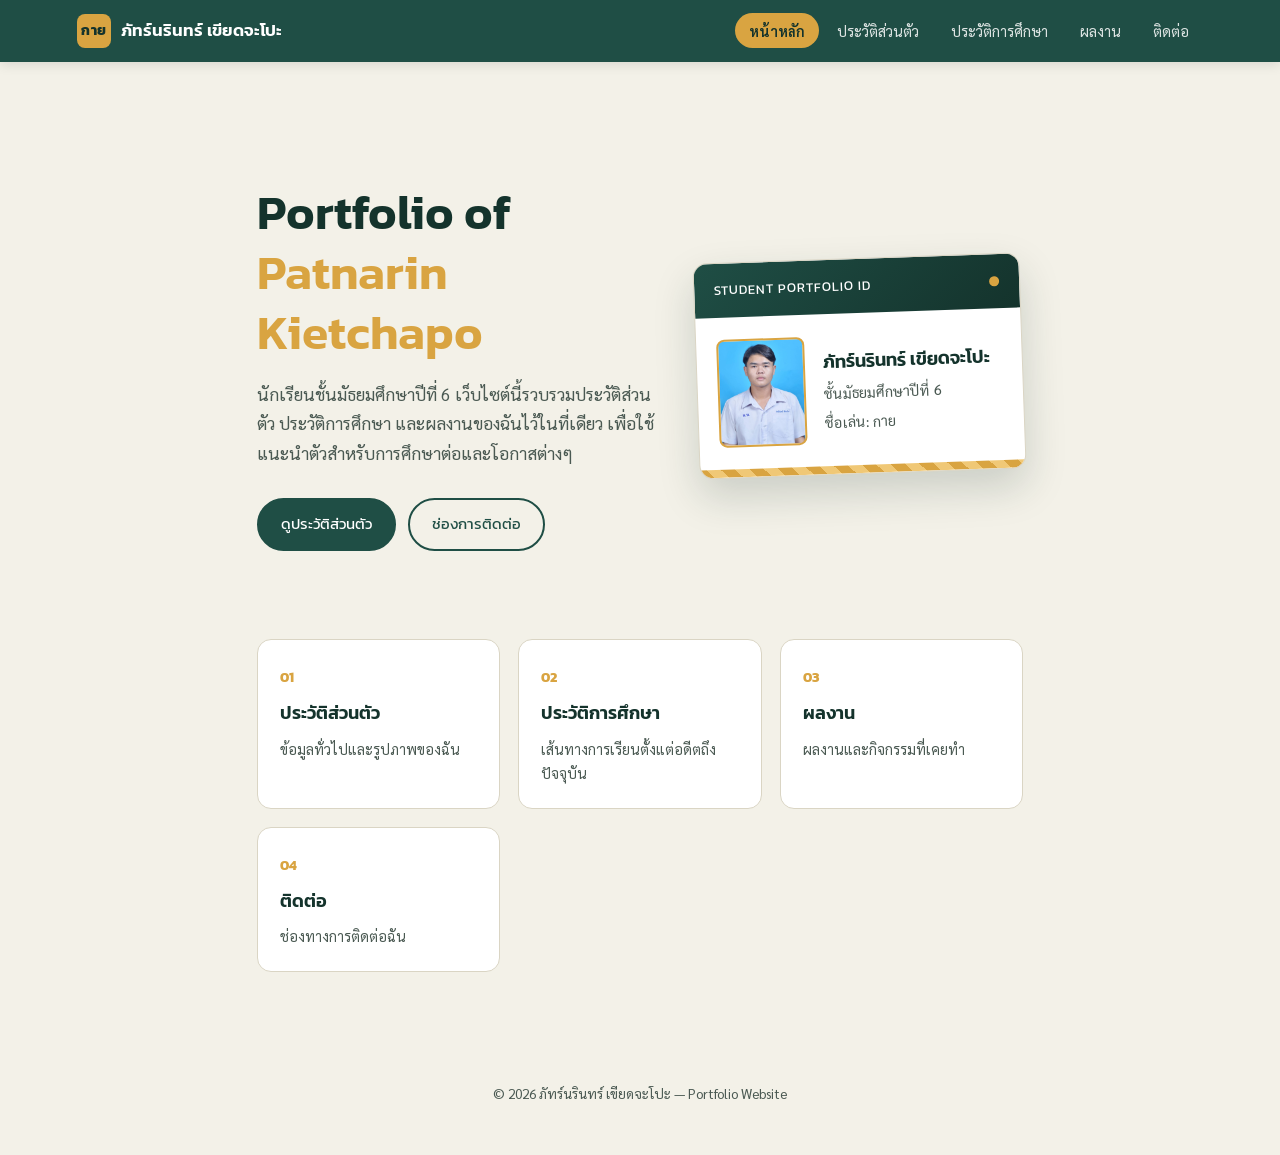
<file: index.html>
<!DOCTYPE html>
<html lang="th">
<head>
<meta charset="UTF-8">
<meta name="viewport" content="width=device-width, initial-scale=1.0">
<title>Portfolio ของ ภัทร์นรินทร์ เขียดจะโปะ</title>
<link rel="stylesheet" href="style.css">
</head>
<body>

<nav class="topnav">
  <div class="brand">
    <span class="brand-badge">กาย</span>
    ภัทร์นรินทร์ เขียดจะโปะ
  </div>
  <button class="nav-toggle" aria-label="เปิดเมนู">&#9776;</button>
  <ul class="navlinks">
    <li><a href="index.html" aria-current="page">หน้าหลัก</a></li>
    <li><a href="personal.html">ประวัติส่วนตัว</a></li>
    <li><a href="education.html">ประวัติการศึกษา</a></li>
    <li><a href="activities.html">ผลงาน</a></li>
    <li><a href="contact.html">ติดต่อ</a></li>
  </ul>
</nav>

<main>
  <section class="hero">
    <div>
      <h1>Portfolio of <br><span class="accent">Patnarin Kietchapo</span></h1>
      <p class="lede">นักเรียนชั้นมัธยมศึกษาปีที่ 6 เว็บไซต์นี้รวบรวมประวัติส่วนตัว ประวัติการศึกษา และผลงานของฉันไว้ในที่เดียว เพื่อใช้แนะนำตัวสำหรับการศึกษาต่อและโอกาสต่างๆ</p>
      <div class="hero-cta">
        <a href="personal.html" class="btn btn-solid">ดูประวัติส่วนตัว</a>
        <a href="contact.html" class="btn btn-ghost">ช่องการติดต่อ</a>
      </div>
    </div>

    <div class="id-card">
      <div class="id-card-top">
        <span class="school">STUDENT PORTFOLIO ID</span>
        <span class="gold-dot"></span>
      </div>
      <div class="id-card-body">
        <!-- รูปนี้ใช้ไฟล์ "กาย.png" ที่จะอัปโหลดไว้ในโฟลเดอร์เดียวกับ index.html -->
        <div class="id-photo" style="background-image:url('กาย.png');"></div>
        <div class="id-info">
          <div class="name">ภัทร์นรินทร์ เขียดจะโปะ</div>
          <div class="role">ชั้นมัธยมศึกษาปีที่ 6</div>
          <div class="role">ชื่อเล่น: กาย</div>
        </div>
      </div>
      <div class="id-card-strip"></div>
    </div>
  </section>

  <section>
    <div class="grid-links">
      <a class="link-card" href="personal.html">
        <span class="num">01</span>
        <h3>ประวัติส่วนตัว</h3>
        <p>ข้อมูลทั่วไปและรูปภาพของฉัน</p>
      </a>
      <a class="link-card" href="education.html">
        <span class="num">02</span>
        <h3>ประวัติการศึกษา</h3>
        <p>เส้นทางการเรียนตั้งแต่อดีตถึงปัจจุบัน</p>
      </a>
      <a class="link-card" href="activities.html">
        <span class="num">03</span>
        <h3>ผลงาน</h3>
        <p>ผลงานและกิจกรรมที่เคยทำ</p>
      </a>
      <a class="link-card" href="contact.html">
        <span class="num">04</span>
        <h3>ติดต่อ</h3>
        <p>ช่องทางการติดต่อฉัน</p>
      </a>
    </div>
  </section>
</main>

<footer>&copy; 2026 ภัทร์นรินทร์ เขียดจะโปะ — Portfolio Website</footer>

<script src="script.js"></script>
</body>
</html>
</file>
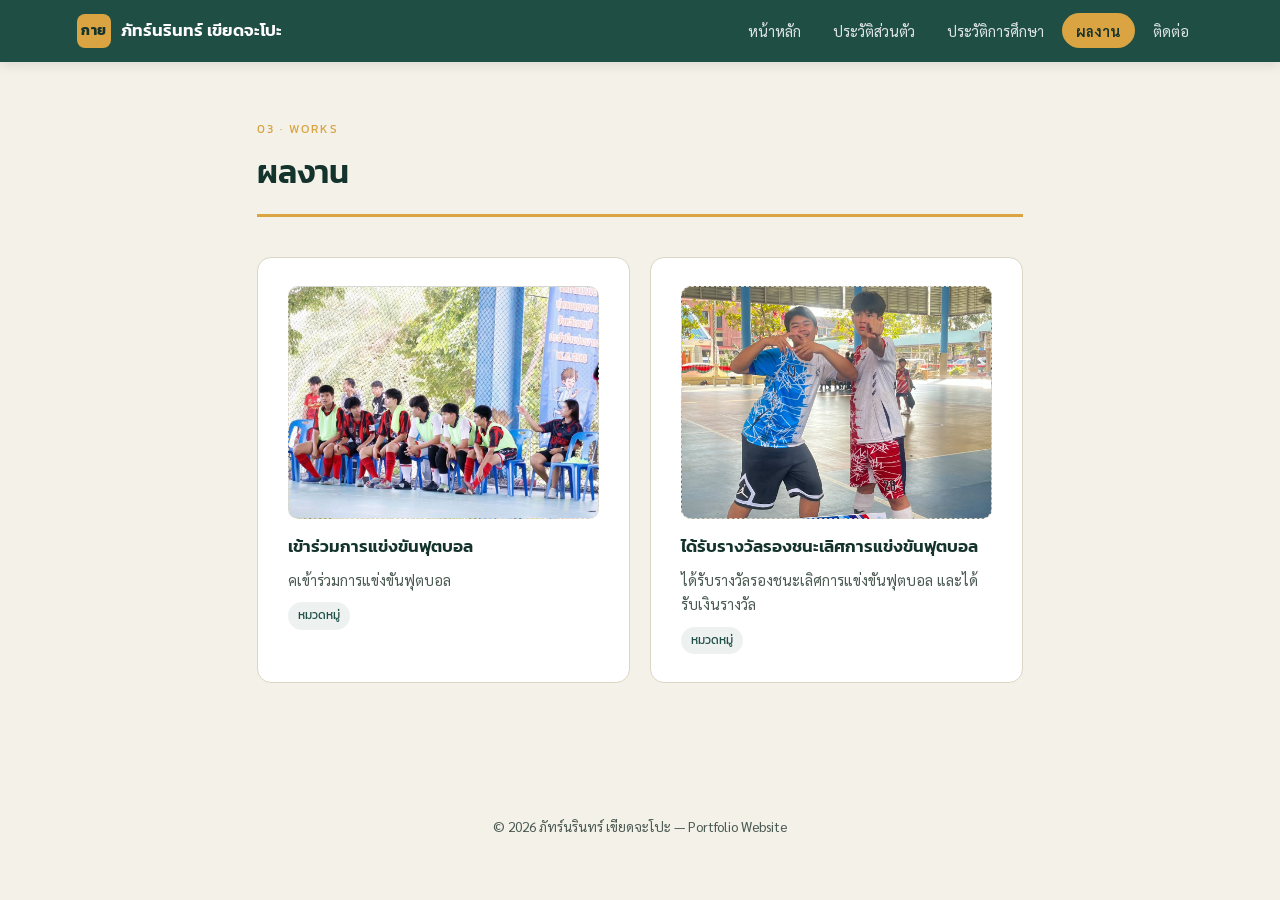
<file: activities.html>
<!DOCTYPE html>
<html lang="th">
<head>
<meta charset="UTF-8">
<meta name="viewport" content="width=device-width, initial-scale=1.0">
<title>ผลงาน | ภัทร์นรินทร์ เขียดจะโปะ</title>
<link rel="stylesheet" href="style.css">
</head>
<body>

<nav class="topnav">
  <div class="brand">
    <span class="brand-badge">กาย</span>
    ภัทร์นรินทร์ เขียดจะโปะ
  </div>
  <button class="nav-toggle" aria-label="เปิดเมนู">&#9776;</button>
  <ul class="navlinks">
    <li><a href="index.html">หน้าหลัก</a></li>
    <li><a href="personal.html">ประวัติส่วนตัว</a></li>
    <li><a href="education.html">ประวัติการศึกษา</a></li>
    <li><a href="activities.html" aria-current="page">ผลงาน</a></li>
    <li><a href="contact.html">ติดต่อ</a></li>
  </ul>
</nav>

<main>
  <header class="page-header">
    <span class="eyebrow">03 · Works</span>
    <h1>ผลงาน</h1>
  </header>

  <div class="work-grid">
    <!-- ใช้ไฟล์ "กิจกรรม 1.png" ที่จะอัปโหลดไว้ในโฟลเดอร์เดียวกับ activities.html -->
    <div class="card work-card">
      <div class="thumb" style="background-image:url('กิจกรรม 1.png');"></div>
      <h3>เข้าร่วมการแข่งขันฟุตบอล</h3>
      <p>คเข้าร่วมการแข่งขันฟุตบอล</p>
      <span class="tag">หมวดหมู่</span>
    </div>

    <!-- ใช้ไฟล์ "กิจกรรม 2.png" ที่จะอัปโหลดไว้ในโฟลเดอร์เดียวกับ activities.html -->
    <div class="card work-card">
      <div class="thumb" style="background-image:url('กิจกรรม 2.png');"></div>
      <h3>ได้รับรางวัลรองชนะเลิศการแข่งขันฟุตบอล</h3>
      <p>ได้รับรางวัลรองชนะเลิศการแข่งขันฟุตบอล และได้รับเงินรางวัล</p>
      <span class="tag">หมวดหมู่</span>
    </div>
  </div>
</main>

<footer>&copy; 2026 ภัทร์นรินทร์ เขียดจะโปะ — Portfolio Website</footer>

<script src="script.js"></script>
</body>
</html>
</file>
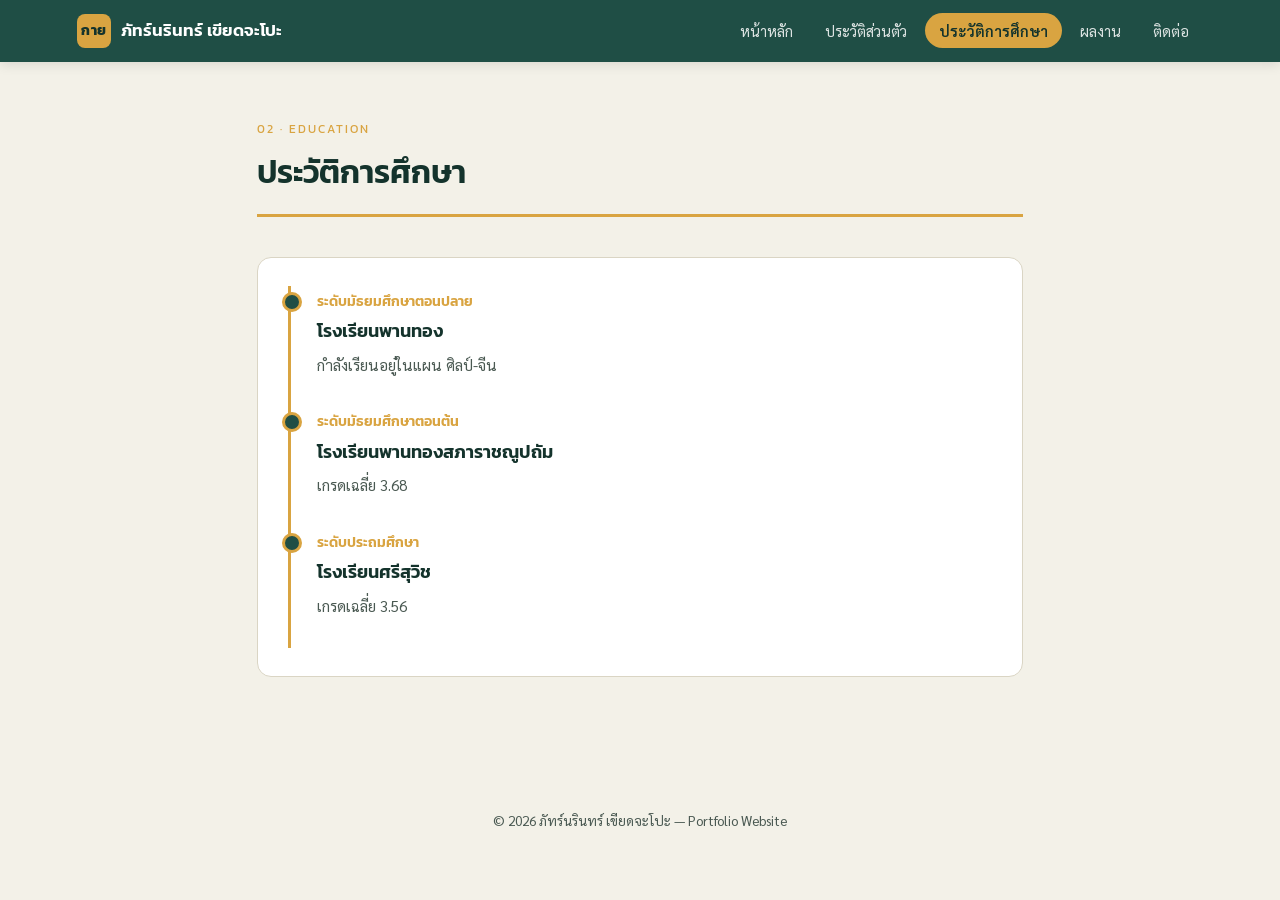
<file: education.html>
<!DOCTYPE html>
<html lang="th">
<head>
<meta charset="UTF-8">
<meta name="viewport" content="width=device-width, initial-scale=1.0">
<title>ประวัติการศึกษา | ภัทร์นรินทร์ เขียดจะโปะ</title>
<link rel="stylesheet" href="style.css">
</head>
<body>

<nav class="topnav">
  <div class="brand">
    <span class="brand-badge">กาย</span>
    ภัทร์นรินทร์ เขียดจะโปะ
  </div>
  <button class="nav-toggle" aria-label="เปิดเมนู">&#9776;</button>
  <ul class="navlinks">
    <li><a href="index.html">หน้าหลัก</a></li>
    <li><a href="personal.html">ประวัติส่วนตัว</a></li>
    <li><a href="education.html" aria-current="page">ประวัติการศึกษา</a></li>
    <li><a href="activities.html">ผลงาน</a></li>
    <li><a href="contact.html">ติดต่อ</a></li>
  </ul>
</nav>

<main>
  <header class="page-header">
    <span class="eyebrow">02 · Education</span>
    <h1>ประวัติการศึกษา</h1>
  </header>

  <div class="card">
    <!-- แก้ปี ชื่อโรงเรียน และรายละเอียดในแต่ละ <li> ให้ตรงกับของจริง -->
    <ul class="timeline">
      <li>
        <span class="year">ระดับมัธยมศึกษาตอนปลาย</span>
        <h3>โรงเรียนพานทอง</h3>
        <p>กำลังเรียนอยู๋ในแผน ศิลป์-จีน</p>
      </li>
      <li>
        <span class="year">ระดับมัธยมศึกษาตอนต้น</span>
        <h3>โรงเรียนพานทองสภาราชณูปถัม</h3>
        <p>เกรดเฉลี่ย 3.68</p>
      </li>
      <li>
        <span class="year">ระดับประถมศึกษา</span>
        <h3>โรงเรียนศรีสุวิช</h3>
        <p>เกรดเฉลี่ย 3.56</p>
      </li>
    </ul>
  </div>
</main>

<footer>&copy; 2026 ภัทร์นรินทร์ เขียดจะโปะ — Portfolio Website</footer>

<script src="script.js"></script>
</body>
</html>
</file>
<file: style.css>
@import url('https://fonts.googleapis.com/css2?family=Kanit:wght@400;600;700&family=Sarabun:wght@300;400;600&display=swap');

:root {
  --teal: #1F4E45;
  --teal-dark: #14332C;
  --gold: #D9A441;
  --gold-light: #F0C876;
  --bg: #F3F1E8;
  --card: #FFFFFF;
  --ink: #182420;
  --ink-soft: #4A5952;
  --line: #DAD5C4;
  --radius: 14px;
}

* { box-sizing: border-box; }

html { scroll-behavior: smooth; }

body {
  margin: 0;
  background: var(--bg);
  color: var(--ink);
  font-family: 'Sarabun', sans-serif;
  font-weight: 400;
  line-height: 1.7;
}

h1, h2, h3, .display {
  font-family: 'Kanit', sans-serif;
  font-weight: 600;
  color: var(--teal-dark);
  margin: 0;
}

a { color: inherit; text-decoration: none; }

/* ---------- Top nav ---------- */
.topnav {
  position: sticky;
  top: 0;
  z-index: 50;
  display: flex;
  align-items: center;
  justify-content: space-between;
  padding: 14px 6vw;
  background: var(--teal);
  color: #fff;
  box-shadow: 0 2px 12px rgba(0,0,0,0.12);
}

.brand {
  display: flex;
  align-items: center;
  gap: 10px;
  font-family: 'Kanit', sans-serif;
  font-weight: 600;
  font-size: 1.05rem;
  color: #fff;
}

.brand-badge {
  width: 34px;
  height: 34px;
  border-radius: 8px;
  background: var(--gold);
  color: var(--teal-dark);
  display: flex;
  align-items: center;
  justify-content: center;
  font-weight: 700;
  font-size: 0.85rem;
  letter-spacing: 0.5px;
}

.navlinks {
  display: flex;
  gap: 4px;
  list-style: none;
  margin: 0;
  padding: 0;
}

.navlinks a {
  padding: 8px 14px;
  border-radius: 999px;
  font-size: 0.92rem;
  color: rgba(255,255,255,0.85);
  transition: background 0.2s, color 0.2s;
  white-space: nowrap;
}

.navlinks a:hover,
.navlinks a[aria-current="page"] {
  background: rgba(255,255,255,0.12);
  color: #fff;
}

.navlinks a[aria-current="page"] {
  background: var(--gold);
  color: var(--teal-dark);
  font-weight: 600;
}

.nav-toggle {
  display: none;
  background: none;
  border: none;
  color: #fff;
  font-size: 1.5rem;
  cursor: pointer;
}

@media (max-width: 720px) {
  .nav-toggle { display: block; }
  .navlinks {
    position: absolute;
    top: 100%;
    left: 0;
    right: 0;
    flex-direction: column;
    background: var(--teal-dark);
    padding: 10px 6vw 16px;
    display: none;
    gap: 2px;
  }
  .navlinks.open { display: flex; }
  .navlinks a { padding: 12px 14px; border-radius: 8px; }
}

/* ---------- Page shell ---------- */
main {
  max-width: 920px;
  margin: 0 auto;
  padding: 56px 6vw 80px;
}

.page-header {
  margin-bottom: 40px;
  border-bottom: 3px solid var(--gold);
  padding-bottom: 14px;
}

.eyebrow {
  font-family: 'Kanit', sans-serif;
  font-size: 0.78rem;
  letter-spacing: 2px;
  color: var(--gold);
  text-transform: uppercase;
  margin-bottom: 6px;
  display: block;
}

.page-header h1 { font-size: 2rem; }

/* ---------- Hero (index page): Student ID card ---------- */
.hero {
  display: grid;
  grid-template-columns: 1.1fr 0.9fr;
  gap: 40px;
  align-items: center;
  padding: 64px 0 48px;
}

@media (max-width: 780px) {
  .hero { grid-template-columns: 1fr; padding-top: 40px; }
}

.hero h1 {
  font-size: clamp(2.1rem, 5vw, 3rem);
  line-height: 1.25;
}

.hero .accent { color: var(--gold); }

.hero p.lede {
  color: var(--ink-soft);
  font-size: 1.08rem;
  margin-top: 18px;
  max-width: 46ch;
}

.hero-cta {
  margin-top: 30px;
  display: flex;
  gap: 12px;
  flex-wrap: wrap;
}

.btn {
  font-family: 'Kanit', sans-serif;
  font-size: 0.92rem;
  padding: 12px 22px;
  border-radius: 999px;
  border: 2px solid var(--teal);
  transition: transform 0.15s, background 0.2s, color 0.2s;
  display: inline-block;
}

.btn-solid { background: var(--teal); color: #fff; }
.btn-solid:hover { background: var(--teal-dark); transform: translateY(-2px); }
.btn-ghost { color: var(--teal); }
.btn-ghost:hover { background: var(--teal); color: #fff; transform: translateY(-2px); }

/* Student ID card visual */
.id-card {
  background: var(--card);
  border-radius: var(--radius);
  box-shadow: 0 18px 40px rgba(20,51,44,0.18);
  overflow: hidden;
  border: 1px solid var(--line);
  transform: rotate(-2deg);
  transition: transform 0.3s;
}
.id-card:hover { transform: rotate(0deg); }

.id-card-top {
  background: linear-gradient(135deg, var(--teal), var(--teal-dark));
  color: #fff;
  padding: 16px 20px;
  display: flex;
  align-items: center;
  justify-content: space-between;
}

.id-card-top .school {
  font-family: 'Kanit', sans-serif;
  font-size: 0.82rem;
  letter-spacing: 1px;
}

.id-card-top .gold-dot {
  width: 10px; height: 10px; border-radius: 50%;
  background: var(--gold);
}

.id-card-body {
  display: flex;
  gap: 18px;
  padding: 22px 20px;
  align-items: center;
}

.id-photo {
  width: 88px;
  height: 108px;
  border-radius: 8px;
  background-color: var(--bg);
  background-size: cover;
  background-position: center;
  border: 2px solid var(--gold);
  overflow: hidden;
  flex-shrink: 0;
  display: flex;
  align-items: center;
  justify-content: center;
  font-family: 'Kanit', sans-serif;
  color: var(--ink-soft);
  font-size: 0.75rem;
  text-align: center;
}

.id-info .name { font-family: 'Kanit', sans-serif; font-weight: 600; font-size: 1.15rem; color: var(--teal-dark); }
.id-info .role { color: var(--ink-soft); font-size: 0.9rem; margin-top: 4px; }
.id-card-strip {
  height: 8px;
  background: repeating-linear-gradient(45deg, var(--gold), var(--gold) 10px, var(--gold-light) 10px, var(--gold-light) 20px);
}

/* ---------- Nav cards on index ---------- */
.grid-links {
  display: grid;
  grid-template-columns: repeat(auto-fit, minmax(190px, 1fr));
  gap: 18px;
  margin-top: 40px;
}

.link-card {
  background: var(--card);
  border: 1px solid var(--line);
  border-radius: var(--radius);
  padding: 22px;
  transition: transform 0.2s, box-shadow 0.2s, border-color 0.2s;
}

.link-card:hover {
  transform: translateY(-4px);
  box-shadow: 0 14px 30px rgba(20,51,44,0.12);
  border-color: var(--gold);
}

.link-card .num {
  font-family: 'Kanit', sans-serif;
  color: var(--gold);
  font-weight: 700;
  font-size: 0.85rem;
}

.link-card h3 { margin-top: 8px; font-size: 1.15rem; }
.link-card p { color: var(--ink-soft); font-size: 0.9rem; margin: 8px 0 0; }

/* ---------- Content sections ---------- */
.card {
  background: var(--card);
  border: 1px solid var(--line);
  border-radius: var(--radius);
  padding: 28px 30px;
  margin-bottom: 22px;
}

.profile-block {
  display: flex;
  gap: 26px;
  align-items: flex-start;
  flex-wrap: wrap;
}

.profile-photo {
  width: 160px;
  height: 200px;
  border-radius: 10px;
  border: 3px solid var(--gold);
  background-color: var(--bg);
  background-size: cover;
  background-position: center;
  flex-shrink: 0;
}

dl.info-list {
  display: grid;
  grid-template-columns: max-content 1fr;
  gap: 10px 20px;
  margin: 0;
}
dl.info-list dt {
  font-family: 'Kanit', sans-serif;
  color: var(--ink-soft);
  font-size: 0.88rem;
}
dl.info-list dd {
  margin: 0;
  font-weight: 600;
}

/* ---------- Timeline (education) ---------- */
.timeline {
  list-style: none;
  margin: 0;
  padding: 0;
  border-left: 3px solid var(--gold);
}

.timeline li {
  position: relative;
  padding: 4px 0 28px 26px;
}

.timeline li::before {
  content: '';
  position: absolute;
  left: -9px;
  top: 6px;
  width: 14px;
  height: 14px;
  border-radius: 50%;
  background: var(--teal);
  border: 3px solid var(--gold);
}

.timeline .year {
  font-family: 'Kanit', sans-serif;
  color: var(--gold);
  font-weight: 600;
  font-size: 0.85rem;
  display: block;
}

.timeline h3 { margin-top: 4px; font-size: 1.1rem; }
.timeline p { color: var(--ink-soft); margin: 6px 0 0; font-size: 0.95rem; }

/* ---------- Works / activities grid ---------- */
.work-grid {
  display: grid;
  grid-template-columns: repeat(auto-fit, minmax(240px, 1fr));
  gap: 20px;
}

.work-card .thumb {
  width: 100%;
  aspect-ratio: 4 / 3;
  border-radius: 10px;
  background-color: var(--bg);
  background-size: cover;
  background-position: center;
  border: 1px dashed var(--line);
  display: flex;
  align-items: center;
  justify-content: center;
  color: var(--ink-soft);
  font-size: 0.85rem;
  overflow: hidden;
  margin-bottom: 14px;
}
.work-card h3 { font-size: 1.05rem; }
.work-card p { color: var(--ink-soft); font-size: 0.9rem; margin: 6px 0 0; }
.work-card .tag {
  display: inline-block;
  margin-top: 10px;
  font-family: 'Kanit', sans-serif;
  font-size: 0.72rem;
  color: var(--teal);
  background: rgba(31,78,69,0.08);
  padding: 4px 10px;
  border-radius: 999px;
}

/* ---------- Contact ---------- */
.contact-grid {
  display: grid;
  grid-template-columns: repeat(auto-fit, minmax(220px, 1fr));
  gap: 16px;
}

.contact-item {
  display: flex;
  align-items: center;
  gap: 14px;
}

.contact-icon {
  width: 44px;
  height: 44px;
  border-radius: 50%;
  background: var(--teal);
  color: var(--gold-light);
  display: flex;
  align-items: center;
  justify-content: center;
  font-family: 'Kanit', sans-serif;
  font-weight: 700;
  flex-shrink: 0;
}

.contact-item .label {
  font-size: 0.82rem;
  color: var(--ink-soft);
}
.contact-item .value { font-weight: 600; }

.note {
  background: rgba(217,164,65,0.12);
  border: 1px dashed var(--gold);
  border-radius: 10px;
  padding: 14px 18px;
  font-size: 0.9rem;
  color: var(--ink-soft);
}

/* ---------- Footer ---------- */
footer {
  text-align: center;
  padding: 30px 6vw 50px;
  color: var(--ink-soft);
  font-size: 0.85rem;
}

@media (prefers-reduced-motion: reduce) {
  * { transition: none !important; }
  html { scroll-behavior: auto; }
}

a:focus-visible, button:focus-visible {
  outline: 3px solid var(--gold);
  outline-offset: 2px;
}
</file>
